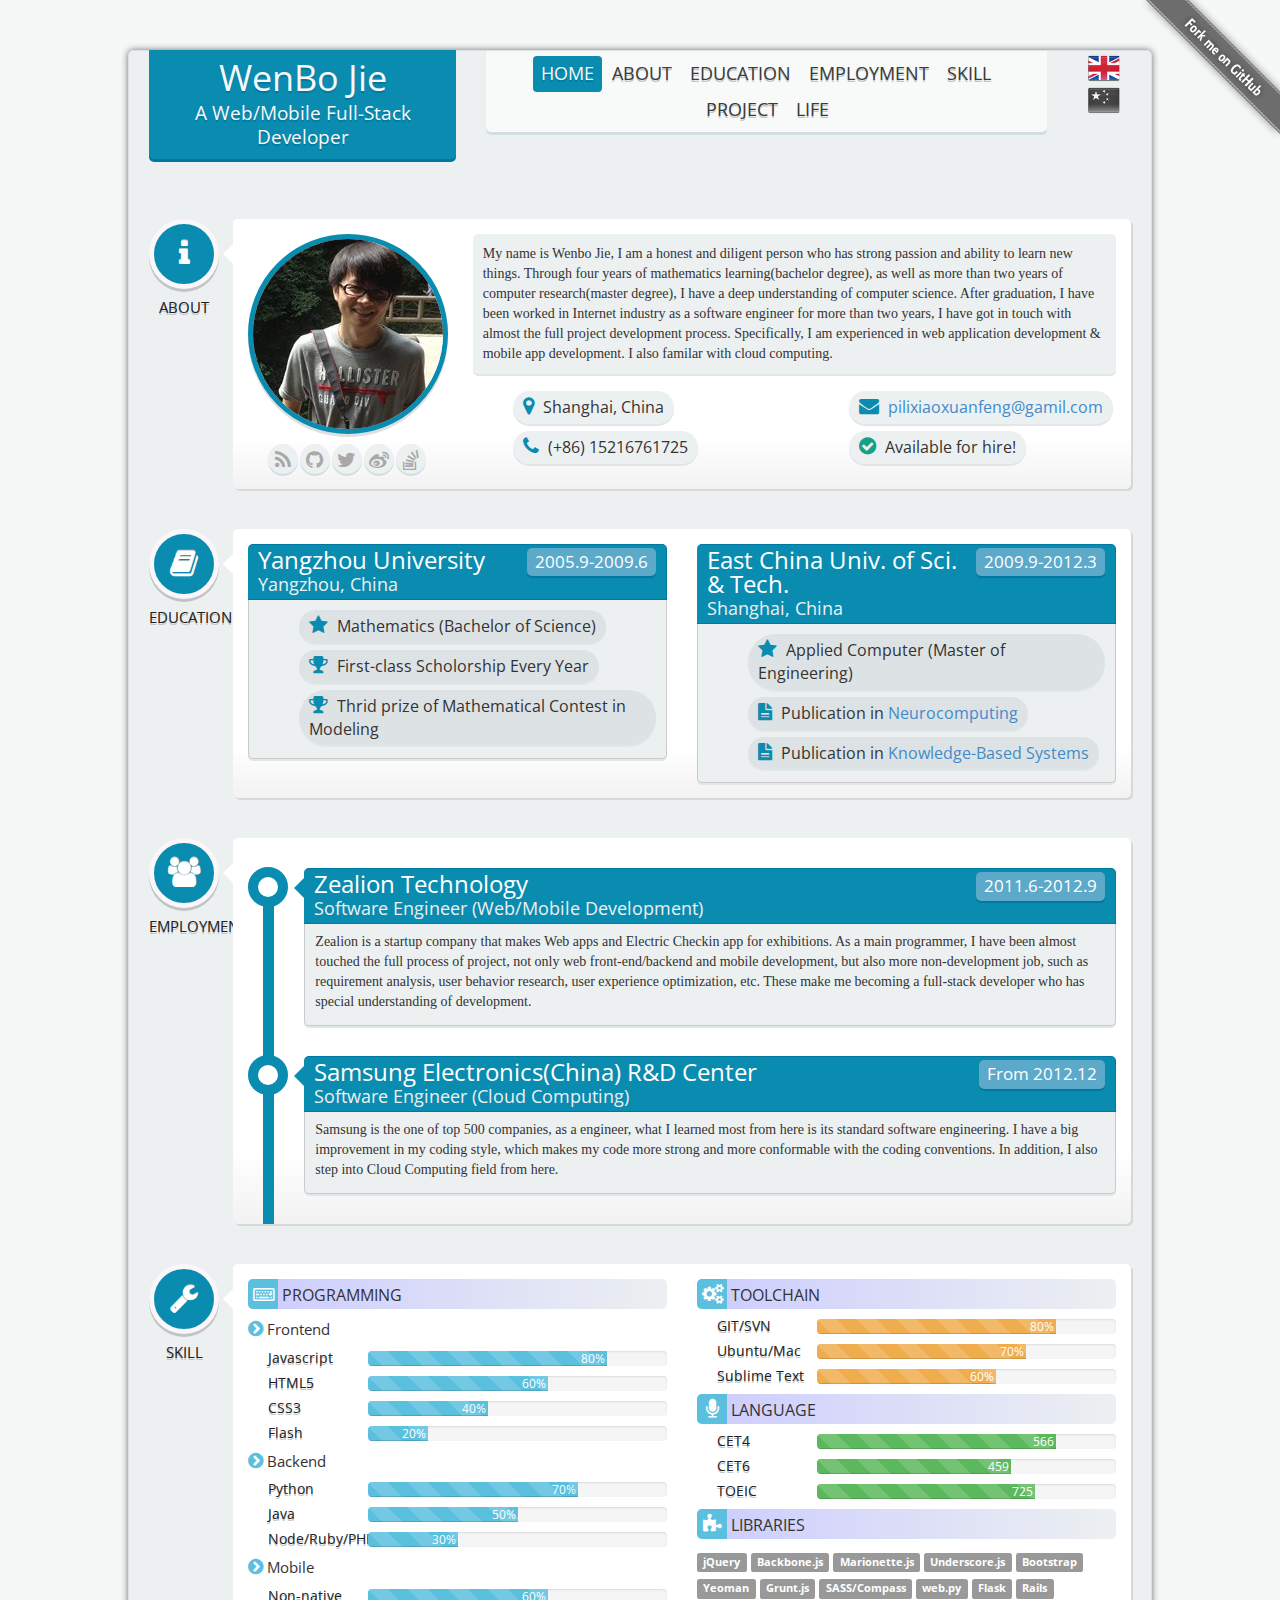
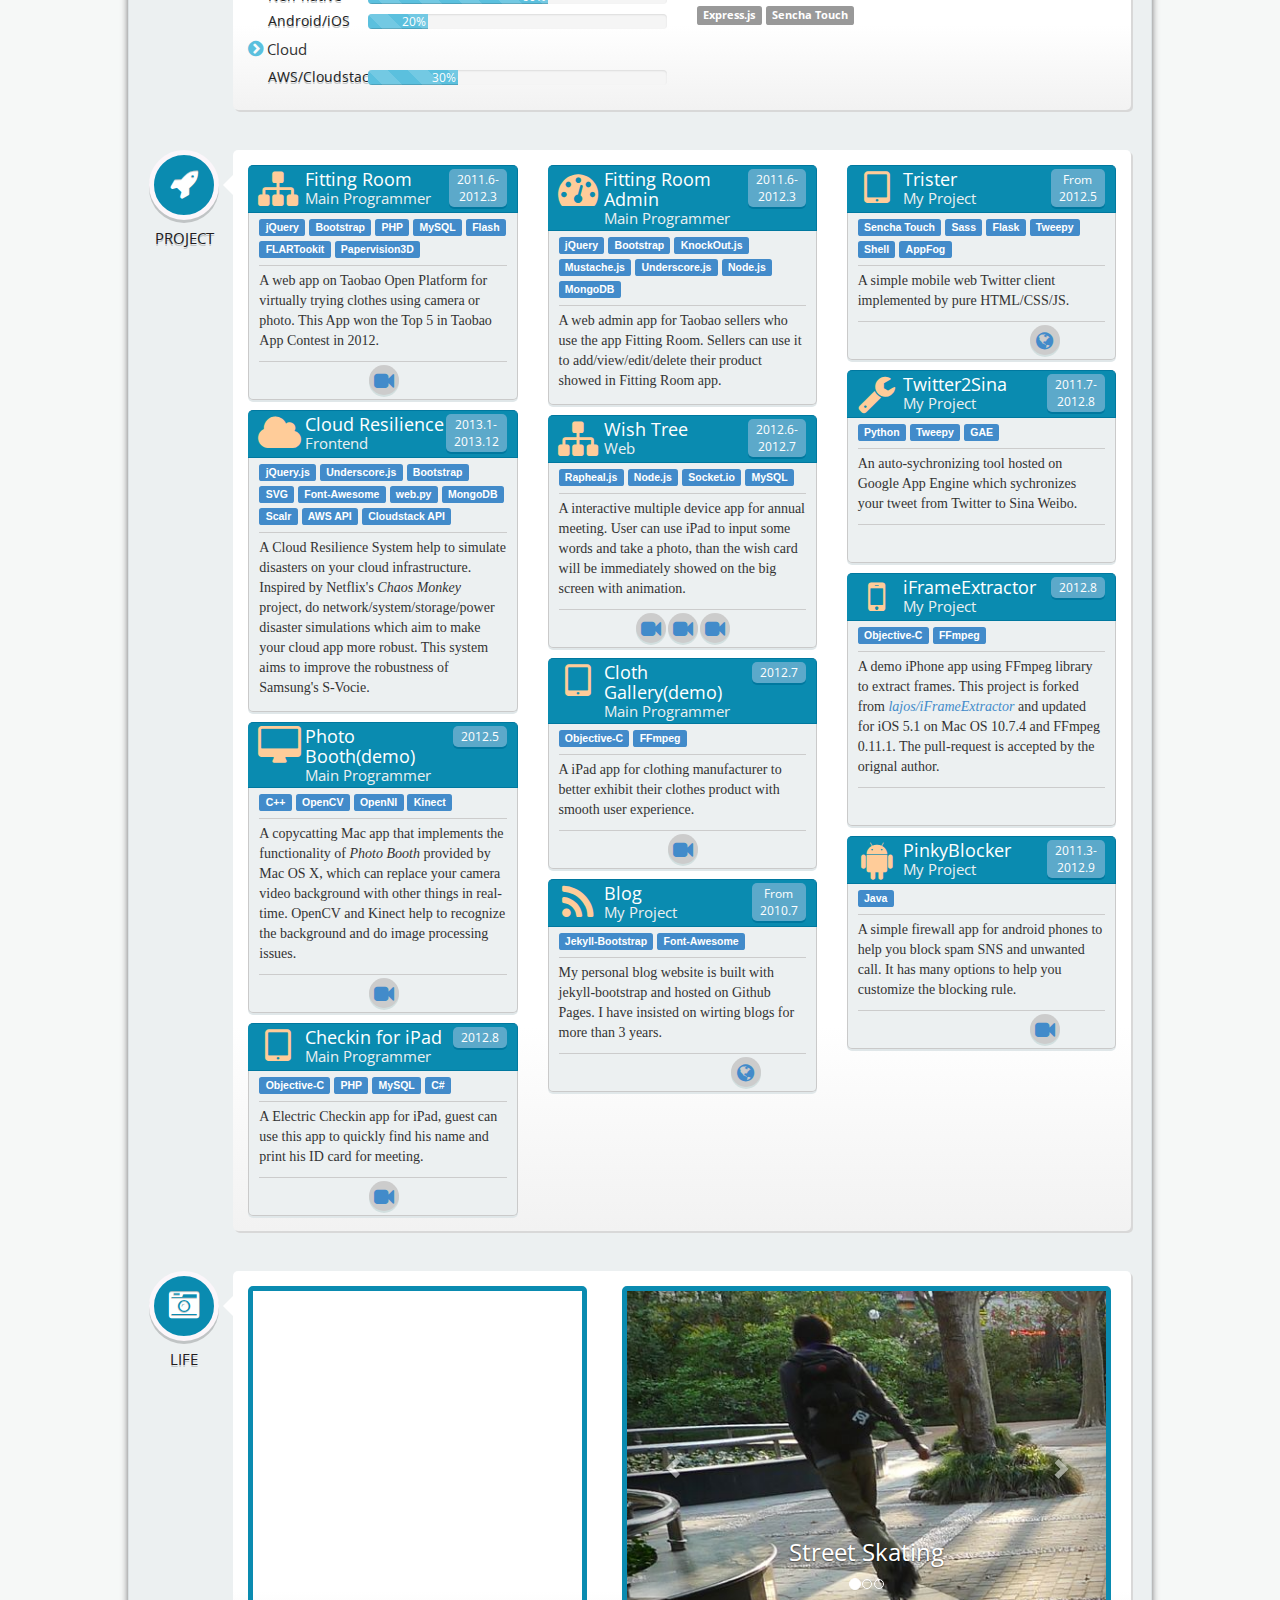
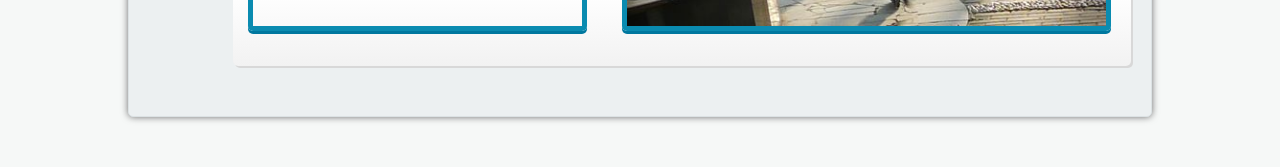
<file: index.html>
<!DOCTYPE html><!--[if lt IE 7]>      <html class="no-js lt-ie9 lt-ie8 lt-ie7"> <![endif]--><!--[if IE 7]>         <html class="no-js lt-ie9 lt-ie8"> <![endif]--><!--[if IE 8]>         <html class="no-js lt-ie9"> <![endif]--><!--[if gt IE 8]><!--><html class=no-js><!--<![endif]--><head><meta charset=utf-8><meta http-equiv=X-UA-Compatible content="IE=edge"><title>Wenbo Jie's Resume</title><meta name=description content="resume web mobile fullstack developer cloud"><meta name=viewport content="width=device-width"><!-- Place favicon.ico and apple-touch-icon.png in the root directory --><link rel=stylesheet href=styles/966b5898.main.css><script src=bower_components/modernizr/modernizr.js></script><script src="http://maps.google.com/maps/api/js?sensor=true"></script><!-- <script src="http://192.168.3.101:8080/target/target-script-min.js#anonymous"></script> --><body data-spy=scroll data-target=.nav-menu data-offset=60><!--[if lt IE 10]>
      <p class="browsehappy">You are using an <strong>outdated</strong> browser. Please <a href="http://browsehappy.com/">upgrade your browser</a> to improve your experience.</p>
    <![endif]--><a class=github-fork target=_blank href=https://github.com/PinkyJie/resume><img src=images/72d2bb59.forkme_right_gray_6d6d6d.png alt="Fork me on GitHub"></a><div class=container><div class=resume-wrapper><div class=resume><section id=home><div class=cv-title><div class=row><div class=col-md-4><div class=head-title><h1>WenBo Jie</h1><h3>A Web/Mobile Full-Stack Developer</h3></div></div><div class=col-md-7><div class=nav-menu><ul class="nav nav-pills normal"><li class=active><a href=#home>HOME</a></li><li><a href=#about>ABOUT</a></li><li><a href=#education>EDUCATION</a></li><li><a href=#employment>EMPLOYMENT</a></li><li><a href=#skill>SKILL</a></li><li><a href=#project>PROJECT</a></li><li><a href=#life>LIFE</a></li></ul><select class="nav nav-pills dropdown form-control"><option value=#home>HOME<option value=#about>ABOUT<option value=#education>EDUCATION<option value=#employment>EMPLOYMENT<option value=#skill>SKILL<option value=#project>PROJECT<option value=#life>LIFE</select></div></div><div class=col-md-1><div class=lang-icons><ul><li><img src=images/224f136d.en.png></li><li class=inactive><a title=中文版 href=cn.html><img class=gray-img src=images/a2c0d5ff.cn.png></a></li></ul></div></div></div></div></section><section id=about><div class=row><div class=col-md-1><div class=section-title><div class=section-icon><i class="fa fa-info"></i></div><div class=title><h4>ABOUT</h4></div></div></div><div class=col-md-11><div class=box-wrapper><div class=row><div class=col-md-3><div class=avatar><img src=images/cbf46594.avatar.jpg alt=avatar></div><div class=social-icons><ul><li><a title=Blog target=_blank class="fa fa-rss" href=http://pinkyjie.com></a></li><li><a title=Github target=_blank class="fa fa-github" href=https://github.com/PinkyJie></a></li><li><a title=Twitter target=_blank class="fa fa-twitter" href=https://twitter.com/PinkyJie></a></li><li><a title=Weibo target=_blank class="fa fa-weibo" href=http://weibo.com/pinkyway></a></li><li><a title=StackOverflow target=_blank class="fa fa-stack-overflow" href=https://stackoverflow.com/users/689948/pinkyjie></a></li></ul></div></div><div class=col-md-9><div class="desc text-wrapper"><p>My name is Wenbo Jie, I am a honest and diligent person who has strong passion and ability to learn new things. Through four years of mathematics learning(bachelor degree), as well as more than two years of computer research(master degree), I have a deep understanding of computer science. After graduation, I have been worked in Internet industry as a software engineer for more than two years, I have got in touch with almost the full project development process. Specifically, I am experienced in web application development &amp; mobile app development. I also familar with cloud computing.</p></div><div class=row><div class=col-md-6><ul class=round-rows><li><div class=round-row><i class="fa fa-map-marker"></i> <span>Shanghai, China</span></div></li><li><div class=round-row><i class="fa fa-phone"></i> <span>(+86) 15216761725</span></div></li></ul></div><div class=col-md-6><ul class=round-rows><li><div class=round-row><i class="fa fa-envelope"></i> <a href=mailto:pilixiaoxuanfeng@gmail.com><span>pilixiaoxuanfeng@gamil.com</span></a></div></li><li><div class=round-row><i class="fa fa-check-circle"></i> <span>Available for hire!</span></div></li></ul></div></div></div></div></div></div></div></section><section id=education><div class=row><div class=col-md-1><div class=section-title><div class=section-icon><i class="fa fa-book"></i></div><div class=title><h4>EDUCATION</h4></div></div></div><div class=col-md-11><div class="box-wrapper edu-box"><div class=row><div class=col-md-6><div class=edu-wrapper><div class=head><div class=date-range>2005.9-2009.6</div><h3>Yangzhou University</h3><h4>Yangzhou, China</h4></div><div class=body><ul class=round-rows><li class=round-row><i class="fa fa-star"></i> <span>Mathematics (Bachelor of Science)</span></li><li class=round-row><i class="fa fa-trophy"></i> <span>First-class Scholorship Every Year</span></li><li class=round-row><i class="fa fa-trophy"></i> <span>Thrid prize of Mathematical Contest in Modeling</span></li></ul></div></div></div><div class=col-md-6><div class=edu-wrapper><div class=head><div class=date-range>2009.9-2012.3</div><h3>East China Univ. of Sci. &amp; Tech.</h3><h4>Shanghai, China</h4></div><div class=body><ul class=round-rows><li class=round-row><i class="fa fa-star"></i> <span>Applied Computer (Master of Engineering)</span></li><li class=round-row><i class="fa fa-file-text"></i> <span>Publication in <a href="http://dl.acm.org/citation.cfm?id=2514403" target=_blank>Neurocomputing</a></span></li><li class=round-row><i class="fa fa-file-text"></i> <span>Publication in <a href="http://dl.acm.org/citation.cfm?id=2401511" target=_blank>Knowledge-Based Systems</a></span></li></ul></div></div></div></div></div></div></div></section><section id=employment><div class=row><div class=col-md-1><div class=section-title><div class=section-icon><i class="fa fa-users"></i></div><div class=title><h4>EMPLOYMENT</h4></div></div></div><div class=col-md-11><div class="box-wrapper emp-box"><div class="row timeline-wrapper"><div class=col-md-12><div class=emp-item><div class=emp-wrapper><div class=head><div class=date-range>2011.6-2012.9</div><h3>Zealion Technology</h3><h4>Software Engineer (Web/Mobile Development)</h4></div><div class=body><p>Zealion is a startup company that makes Web apps and Electric Checkin app for exhibitions. As a main programmer, I have been almost touched the full process of project, not only web front-end/backend and mobile development, but also more non-development job, such as requirement analysis, user behavior research, user experience optimization, etc. These make me becoming a full-stack developer who has special understanding of development.</p></div></div></div><div class=emp-item><div class=emp-wrapper><div class=head><div class=date-range>From 2012.12</div><h3>Samsung Electronics(China) R&amp;D Center</h3><h4>Software Engineer (Cloud Computing)</h4></div><div class=body><p>Samsung is the one of top 500 companies, as a engineer, what I learned most from here is its standard software engineering. I have a big improvement in my coding style, which makes my code more strong and more conformable with the coding conventions. In addition, I also step into Cloud Computing field from here.</p></div></div></div></div></div></div></div></div></section><section id=skill><div class=row><div class=col-md-1><div class=section-title><div class=section-icon><i class="fa fa-wrench"></i></div><div class=title><h4>SKILL</h4></div></div></div><div class=col-md-11><div class=box-wrapper><div class=row><div class=col-md-6><div class=pro-skills><div class=cat-title><i class="fa fa-keyboard-o"></i> <span>PROGRAMMING</span></div><div class=skill-body><div class=sub-body><div class=sub-cat-title><i class="fa fa-chevron-circle-right"></i> <span>Frontend</span></div><ul><li><span>Javascript</span><div class="progress progress-striped"><div class="progress-bar progress-bar-info" role=progressbar aria-valuenow=80 aria-valuemin=0 aria-valuemax=100 style="width: 80%"><span>80%</span></div></div></li><li><span>HTML5</span><div class="progress progress-striped"><div class="progress-bar progress-bar-info" role=progressbar aria-valuenow=60 aria-valuemin=0 aria-valuemax=100 style="width: 60%"><span>60%</span></div></div></li><li><span>CSS3</span><div class="progress progress-striped"><div class="progress-bar progress-bar-info" role=progressbar aria-valuenow=40 aria-valuemin=0 aria-valuemax=100 style="width: 40%"><span>40%</span></div></div></li><li><span>Flash</span><div class="progress progress-striped"><div class="progress-bar progress-bar-info" role=progressbar aria-valuenow=20 aria-valuemin=0 aria-valuemax=100 style="width: 20%"><span>20%</span></div></div></li></ul></div><div class=sub-body><div class=sub-cat-title><i class="fa fa-chevron-circle-right"></i> <span>Backend</span></div><ul><li><span>Python</span><div class="progress progress-striped"><div class="progress-bar progress-bar-info" role=progressbar aria-valuenow=70 aria-valuemin=0 aria-valuemax=100 style="width: 70%"><span>70%</span></div></div></li><li><span>Java</span><div class="progress progress-striped"><div class="progress-bar progress-bar-info" role=progressbar aria-valuenow=50 aria-valuemin=0 aria-valuemax=100 style="width: 50%"><span>50%</span></div></div></li><li><span>Node/Ruby/PHP</span><div class="progress progress-striped"><div class="progress-bar progress-bar-info" role=progressbar aria-valuenow=30 aria-valuemin=0 aria-valuemax=100 style="width: 30%"><span>30%</span></div></div></li></ul></div><div class=sub-body><div class=sub-cat-title><i class="fa fa-chevron-circle-right"></i> <span>Mobile</span></div><ul><li><span>Non-native</span><div class="progress progress-striped"><div class="progress-bar progress-bar-info" role=progressbar aria-valuenow=60 aria-valuemin=0 aria-valuemax=100 style="width: 60%"><span>60%</span></div></div></li><li><span>Android/iOS</span><div class="progress progress-striped"><div class="progress-bar progress-bar-info" role=progressbar aria-valuenow=20 aria-valuemin=0 aria-valuemax=100 style="width: 20%"><span>20%</span></div></div></li></ul></div><div class=sub-body><div class=sub-cat-title><i class="fa fa-chevron-circle-right"></i> <span>Cloud</span></div><ul><li><span>AWS/Cloudstack</span><div class="progress progress-striped"><div class="progress-bar progress-bar-info" role=progressbar aria-valuenow=30 aria-valuemin=0 aria-valuemax=100 style="width: 30%"><span>30%</span></div></div></li></ul></div></div></div></div><div class=col-md-6><div class=non-pro-skills><div class=cat-title><i class="fa fa-cogs"></i> <span>TOOLCHAIN</span></div><div class=skill-body><ul><li><span>GIT/SVN</span><div class="progress progress-striped"><div class="progress-bar progress-bar-warning" role=progressbar aria-valuenow=80 aria-valuemin=0 aria-valuemax=100 style="width: 80%"><span>80%</span></div></div></li><li><span>Ubuntu/Mac</span><div class="progress progress-striped"><div class="progress-bar progress-bar-warning" role=progressbar aria-valuenow=70 aria-valuemin=0 aria-valuemax=100 style="width: 70%"><span>70%</span></div></div></li><li><span>Sublime Text</span><div class="progress progress-striped"><div class="progress-bar progress-bar-warning" role=progressbar aria-valuenow=60 aria-valuemin=0 aria-valuemax=100 style="width: 60%"><span>60%</span></div></div></li></ul></div></div><div class=lang-skills><div class=cat-title><i class="fa fa-microphone"></i> <span>LANGUAGE</span></div><div class=skill-body><ul><li><span>CET4</span><div class="progress progress-striped"><div class="progress-bar progress-bar-success" role=progressbar aria-valuenow=566 aria-valuemin=0 aria-valuemax=710 style="width: 80%"><span>566</span></div></div></li><li><span>CET6</span><div class="progress progress-striped"><div class="progress-bar progress-bar-success" role=progressbar aria-valuenow=459 aria-valuemin=0 aria-valuemax=710 style="width: 65%"><span>459</span></div></div></li><li><span>TOEIC</span><div class="progress progress-striped"><div class="progress-bar progress-bar-success" role=progressbar aria-valuenow=725 aria-valuemin=0 aria-valuemax=990 style="width: 73%"><span>725</span></div></div></li></ul></div></div><div class=lib-skills><div class=cat-title><i class="fa fa-puzzle-piece"></i> <span>LIBRARIES</span></div><div class=skill-body><span class="label label-default">jQuery</span> <span class="label label-default">Backbone.js</span> <span class="label label-default">Marionette.js</span> <span class="label label-default">Underscore.js</span> <span class="label label-default">Bootstrap</span> <span class="label label-default">Yeoman</span> <span class="label label-default">Grunt.js</span> <span class="label label-default">SASS/Compass</span> <span class="label label-default">web.py</span> <span class="label label-default">Flask</span> <span class="label label-default">Rails</span> <span class="label label-default">Express.js</span> <span class="label label-default">Sencha Touch</span></div></div></div></div></div></div></div></section><section id=project><div class=row><div class=col-md-1><div class=section-title><div class=section-icon><i class="fa fa-rocket"></i></div><div class=title><h4>PROJECT</h4></div></div></div><div class=col-md-11><div class=box-wrapper><div class=row><div class=col-md-4><div class=pro-wrapper><div class=head><div class=row><div class=col-md-2><i class="fa fa-sitemap"></i></div><div class=col-md-8><h3>Fitting Room</h3><h4>Main Programmer</h4></div><div class=col-md-2><div class=date-range>2011.6-2012.3</div></div></div></div><div class=body><div class=pro-labels><span class="label label-primary">jQuery</span> <span class="label label-primary">Bootstrap</span> <span class="label label-primary">PHP</span> <span class="label label-primary">MySQL</span> <span class="label label-primary">Flash</span> <span class="label label-primary">FLARTookit</span> <span class="label label-primary">Papervision3D</span></div><p>A web app on Taobao Open Platform for virtually trying clothes using camera or photo. This App won the Top 5 in Taobao App Contest in 2012.</p><div class=pro-icons><ul><li><a title=Youku href=http://v.youku.com/v_show/id_XNjU2NjEyMjYw.html target=_blank><i class="fa fa-video-camera"></i></a></li></ul></div></div></div><div class=pro-wrapper><div class=head><div class=row><div class=col-md-2><i class="fa fa-cloud"></i></div><div class=col-md-8><h3>Cloud Resilience</h3><h4>Frontend</h4></div><div class=col-md-2><div class=date-range>2013.1-2013.12</div></div></div></div><div class=body><div class=pro-labels><span class="label label-primary">jQuery.js</span> <span class="label label-primary">Underscore.js</span> <span class="label label-primary">Bootstrap</span> <span class="label label-primary">SVG</span> <span class="label label-primary">Font-Awesome</span> <span class="label label-primary">web.py</span> <span class="label label-primary">MongoDB</span> <span class="label label-primary">Scalr</span> <span class="label label-primary">AWS API</span> <span class="label label-primary">Cloudstack API</span></div><p>A Cloud Resilience System help to simulate disasters on your cloud infrastructure. Inspired by Netflix's <i>Chaos Monkey</i> project, do network/system/storage/power disaster simulations which aim to make your cloud app more robust. This system aims to improve the robustness of Samsung's S-Vocie.</p></div></div><div class=pro-wrapper><div class=head><div class=row><div class=col-md-2><i class="fa fa-desktop"></i></div><div class=col-md-8><h3>Photo Booth(demo)</h3><h4>Main Programmer</h4></div><div class=col-md-2><div class=date-range>2012.5</div></div></div></div><div class=body><div class=pro-labels><span class="label label-primary">C++</span> <span class="label label-primary">OpenCV</span> <span class="label label-primary">OpenNI</span> <span class="label label-primary">Kinect</span></div><p>A copycatting Mac app that implements the functionality of <i>Photo Booth</i> provided by Mac OS X, which can replace your camera video background with other things in real-time. OpenCV and Kinect help to recognize the background and do image processing issues.</p><div class=pro-icons><ul><li><a title=Youku href=http://v.youku.com/v_show/id_XNDI2ODg5OTA0.html target=_blank><i class="fa fa-video-camera"></i></a></li></ul></div></div></div><div class=pro-wrapper><div class=head><div class=row><div class=col-md-2><i class="fa fa-tablet"></i></div><div class=col-md-8><h3>Checkin for iPad</h3><h4>Main Programmer</h4></div><div class=col-md-2><div class=date-range>2012.8</div></div></div></div><div class=body><div class=pro-labels><span class="label label-primary">Objective-C</span> <span class="label label-primary">PHP</span> <span class="label label-primary">MySQL</span> <span class="label label-primary">C#</span></div><p>A Electric Checkin app for iPad, guest can use this app to quickly find his name and print his ID card for meeting.</p><div class=pro-icons><ul><li><a title=Youku href=http://v.youku.com/v_show/id_XNDMwOTM1NDQ4.html target=_blank><i class="fa fa-video-camera"></i></a></li></ul></div></div></div></div><div class=col-md-4><div class=pro-wrapper><div class=head><div class=row><div class=col-md-2><i class="fa fa-dashboard"></i></div><div class=col-md-8><h3>Fitting Room Admin</h3><h4>Main Programmer</h4></div><div class=col-md-2><div class=date-range>2011.6-2012.3</div></div></div></div><div class=body><div class=pro-labels><span class="label label-primary">jQuery</span> <span class="label label-primary">Bootstrap</span> <span class="label label-primary">KnockOut.js</span> <span class="label label-primary">Mustache.js</span> <span class="label label-primary">Underscore.js</span> <span class="label label-primary">Node.js</span> <span class="label label-primary">MongoDB</span></div><p>A web admin app for Taobao sellers who use the app Fitting Room. Sellers can use it to add/view/edit/delete their product showed in Fitting Room app.</p></div></div><div class=pro-wrapper><div class=head><div class=row><div class=col-md-2><i class="fa fa-sitemap"></i></div><div class=col-md-8><h3>Wish Tree</h3><h4>Web</h4></div><div class=col-md-2><div class=date-range>2012.6-2012.7</div></div></div></div><div class=body><div class=pro-labels><span class="label label-primary">Rapheal.js</span> <span class="label label-primary">Node.js</span> <span class="label label-primary">Socket.io</span> <span class="label label-primary">MySQL</span></div><p>A interactive multiple device app for annual meeting. User can use iPad to input some words and take a photo, than the wish card will be immediately showed on the big screen with animation.</p><div class=pro-icons><ul><li><a title=Youku href=http://v.youku.com/v_show/id_XNDIzNTM4MTg0.html target=_blank><i class="fa fa-video-camera"></i></a></li><li><a title=Youku href=http://v.youku.com/v_show/id_XNDIzMTM3Njky.html target=_blank><i class="fa fa-video-camera"></i></a></li><li><a title=Youku href=http://v.youku.com/v_show/id_XNDIzMTIzNDQ4.html target=_blank><i class="fa fa-video-camera"></i></a></li></ul></div></div></div><div class=pro-wrapper><div class=head><div class=row><div class=col-md-2><i class="fa fa-tablet"></i></div><div class=col-md-8><h3>Cloth Gallery(demo)</h3><h4>Main Programmer</h4></div><div class=col-md-2><div class=date-range>2012.7</div></div></div></div><div class=body><div class=pro-labels><span class="label label-primary">Objective-C</span> <span class="label label-primary">FFmpeg</span></div><p>A iPad app for clothing manufacturer to better exhibit their clothes product with smooth user experience.</p><div class=pro-icons><ul><li><a title=Youku href=http://v.youku.com/v_show/id_XNDI3MDA2ODI0.html target=_blank><i class="fa fa-video-camera"></i></a></li></ul></div></div></div><div class=pro-wrapper><div class=head><div class=row><div class=col-md-2><i class="fa fa-rss"></i></div><div class=col-md-8><h3>Blog</h3><h4>My Project</h4></div><div class=col-md-2><div class=date-range>From 2010.7</div></div></div></div><div class=body><div class=pro-labels><span class="label label-primary">Jekyll-Bootstrap</span> <span class="label label-primary">Font-Awesome</span></div><p>My personal blog website is built with jekyll-bootstrap and hosted on Github Pages. I have insisted on wirting blogs for more than 3 years.</p><div class=pro-icons><div class=github-star><iframe src="http://ghbtns.com/github-btn.html?user=PinkyJie&repo=pinkyjie.github.com&type=watch&count=true&size=large" allowtransparency=true frameborder=0 scrolling=0 width=125 height=30></iframe></div><ul><li><a title=Demo href=http://pinkyjie.com target=_blank><i class="fa fa-globe"></i></a></li></ul></div></div></div></div><div class=col-md-4><div class=pro-wrapper><div class=head><div class=row><div class=col-md-2><i class="fa fa-tablet"></i></div><div class=col-md-8><h3>Trister</h3><h4>My Project</h4></div><div class=col-md-2><div class=date-range>From 2012.5</div></div></div></div><div class=body><div class=pro-labels><span class="label label-primary">Sencha Touch</span> <span class="label label-primary">Sass</span> <span class="label label-primary">Flask</span> <span class="label label-primary">Tweepy</span> <span class="label label-primary">Shell</span> <span class="label label-primary">AppFog</span></div><p>A simple mobile web Twitter client implemented by pure HTML/CSS/JS.</p><div class=pro-icons><div class=github-star><iframe src="http://ghbtns.com/github-btn.html?user=PinkyJie&repo=Trister&type=watch&count=true&size=large" allowtransparency=true frameborder=0 scrolling=0 width=125 height=30></iframe></div><ul><li><a title=Demo href=https://trister.aws.af.cm target=_blank><i class="fa fa-globe"></i></a></li></ul></div></div></div><div class=pro-wrapper><div class=head><div class=row><div class=col-md-2><i class="fa fa-wrench"></i></div><div class=col-md-8><h3>Twitter2Sina</h3><h4>My Project</h4></div><div class=col-md-2><div class=date-range>2011.7-2012.8</div></div></div></div><div class=body><div class=pro-labels><span class="label label-primary">Python</span> <span class="label label-primary">Tweepy</span> <span class="label label-primary">GAE</span></div><p>An auto-sychronizing tool hosted on Google App Engine which sychronizes your tweet from Twitter to Sina Weibo.</p><div class=pro-icons><div class=github-star><iframe src="http://ghbtns.com/github-btn.html?user=PinkyJie&repo=Twitter2Sina&type=watch&count=true&size=large" allowtransparency=true frameborder=0 scrolling=0 width=125 height=30></iframe></div></div></div></div><div class=pro-wrapper><div class=head><div class=row><div class=col-md-2><i class="fa fa-mobile"></i></div><div class=col-md-8><h3>iFrameExtractor</h3><h4>My Project</h4></div><div class=col-md-2><div class=date-range>2012.8</div></div></div></div><div class=body><div class=pro-labels><span class="label label-primary">Objective-C</span> <span class="label label-primary">FFmpeg</span></div><p>A demo iPhone app using FFmpeg library to extract frames. This project is forked from <a href=https://github.com/lajos/iFrameExtractor target=_blank><i>lajos/iFrameExtractor</i></a> and updated for iOS 5.1 on Mac OS 10.7.4 and FFmpeg 0.11.1. The pull-request is accepted by the orignal author.</p><div class=pro-icons><div class=github-star><iframe src="http://ghbtns.com/github-btn.html?user=PinkyJie&repo=iFrameExtractor&type=watch&count=true&size=large" allowtransparency=true frameborder=0 scrolling=0 width=125 height=30></iframe></div></div></div></div><div class=pro-wrapper><div class=head><div class=row><div class=col-md-2><i class="fa fa-android"></i></div><div class=col-md-8><h3>PinkyBlocker</h3><h4>My Project</h4></div><div class=col-md-2><div class=date-range>2011.3-2012.9</div></div></div></div><div class=body><div class=pro-labels><span class="label label-primary">Java</span></div><p>A simple firewall app for android phones to help you block spam SNS and unwanted call. It has many options to help you customize the blocking rule.</p><div class=pro-icons><div class=github-star><iframe src="http://ghbtns.com/github-btn.html?user=PinkyJie&repo=PinkyBlocker&type=watch&count=true&size=large" allowtransparency=true frameborder=0 scrolling=0 width=125 height=30></iframe></div><ul><li><a title=Youku href=http://v.youku.com/v_show/id_XMjU2NzU4MzE2.html target=_blank><i class="fa fa-video-camera"></i></a></li></ul></div></div></div></div></div></div></div></div></section><section id=life><div class=row><div class=col-md-1><div class=section-title><div class=section-icon><i class="fa fa-camera-retro"></i></div><div class=title><h4>LIFE</h4></div></div></div><div class=col-md-11><div class=box-wrapper><div class=row><div class=col-md-5><div class=map-wrapper><div id=map></div></div></div><div class=col-md-7><div class=photo-wrapper><div id=photos class="carousel slide" data-ride=carousel><ol class=carousel-indicators><li data-target=#photos data-slide-to=0 class=active></li><li data-target=#photos data-slide-to=1></li><li data-target=#photos data-slide-to=2></li></ol><div class=carousel-inner><div class="item active"><img src=images/adc724ae.skating.jpg alt=Skating><div class=carousel-caption><h3>Street Skating</h3></div></div><div class=item><img src=images/24174862.archery.jpg alt=Archery><div class=carousel-caption><h3>Archery</h3></div></div><div class=item><img src=images/c7f15ba4.sea.jpg alt=Sea><div class=carousel-caption><h3>Travel in Mauritius</h3></div></div></div><a class="left carousel-control" href=#photos data-slide=prev><span class="glyphicon glyphicon-chevron-left"></span></a> <a class="right carousel-control" href=#photos data-slide=next><span class="glyphicon glyphicon-chevron-right"></span></a></div></div></div></div></div></div></div></section></div></div></div><script src=scripts/ddde713a.vendor.js></script><!-- Google Analytics: change UA-XXXXX-X to be your site's ID. --><script>(function(b,o,i,l,e,r){b.GoogleAnalyticsObject=l;b[l]||(b[l]=
      function(){(b[l].q=b[l].q||[]).push(arguments)});b[l].l=+new Date;
      e=o.createElement(i);r=o.getElementsByTagName(i)[0];
      e.src='//www.google-analytics.com/analytics.js';
      r.parentNode.insertBefore(e,r)}(window,document,'script','ga'));
      ga('create','UA-46767820-1');ga('send','pageview');</script><script src=scripts/cf776614.main.js></script><script src=scripts/20bdd8fe.plugins.js></script>
</file>
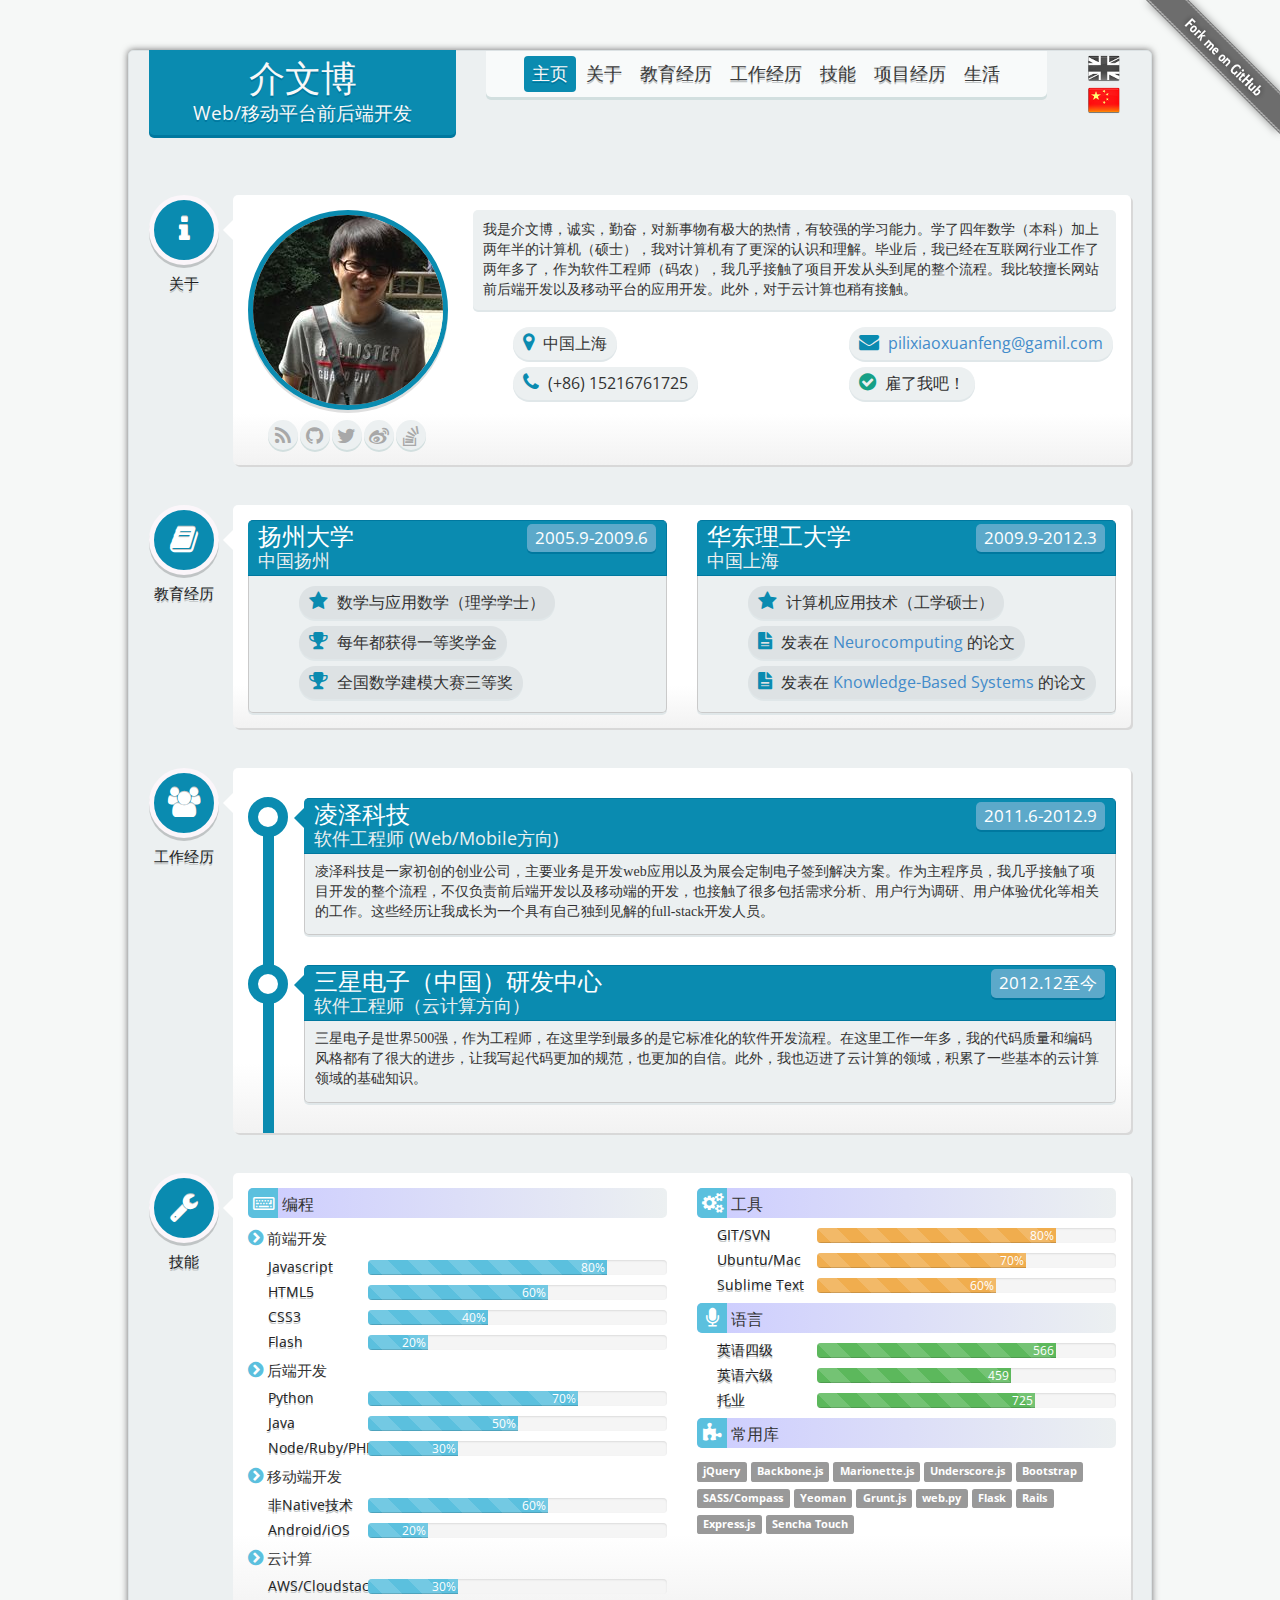
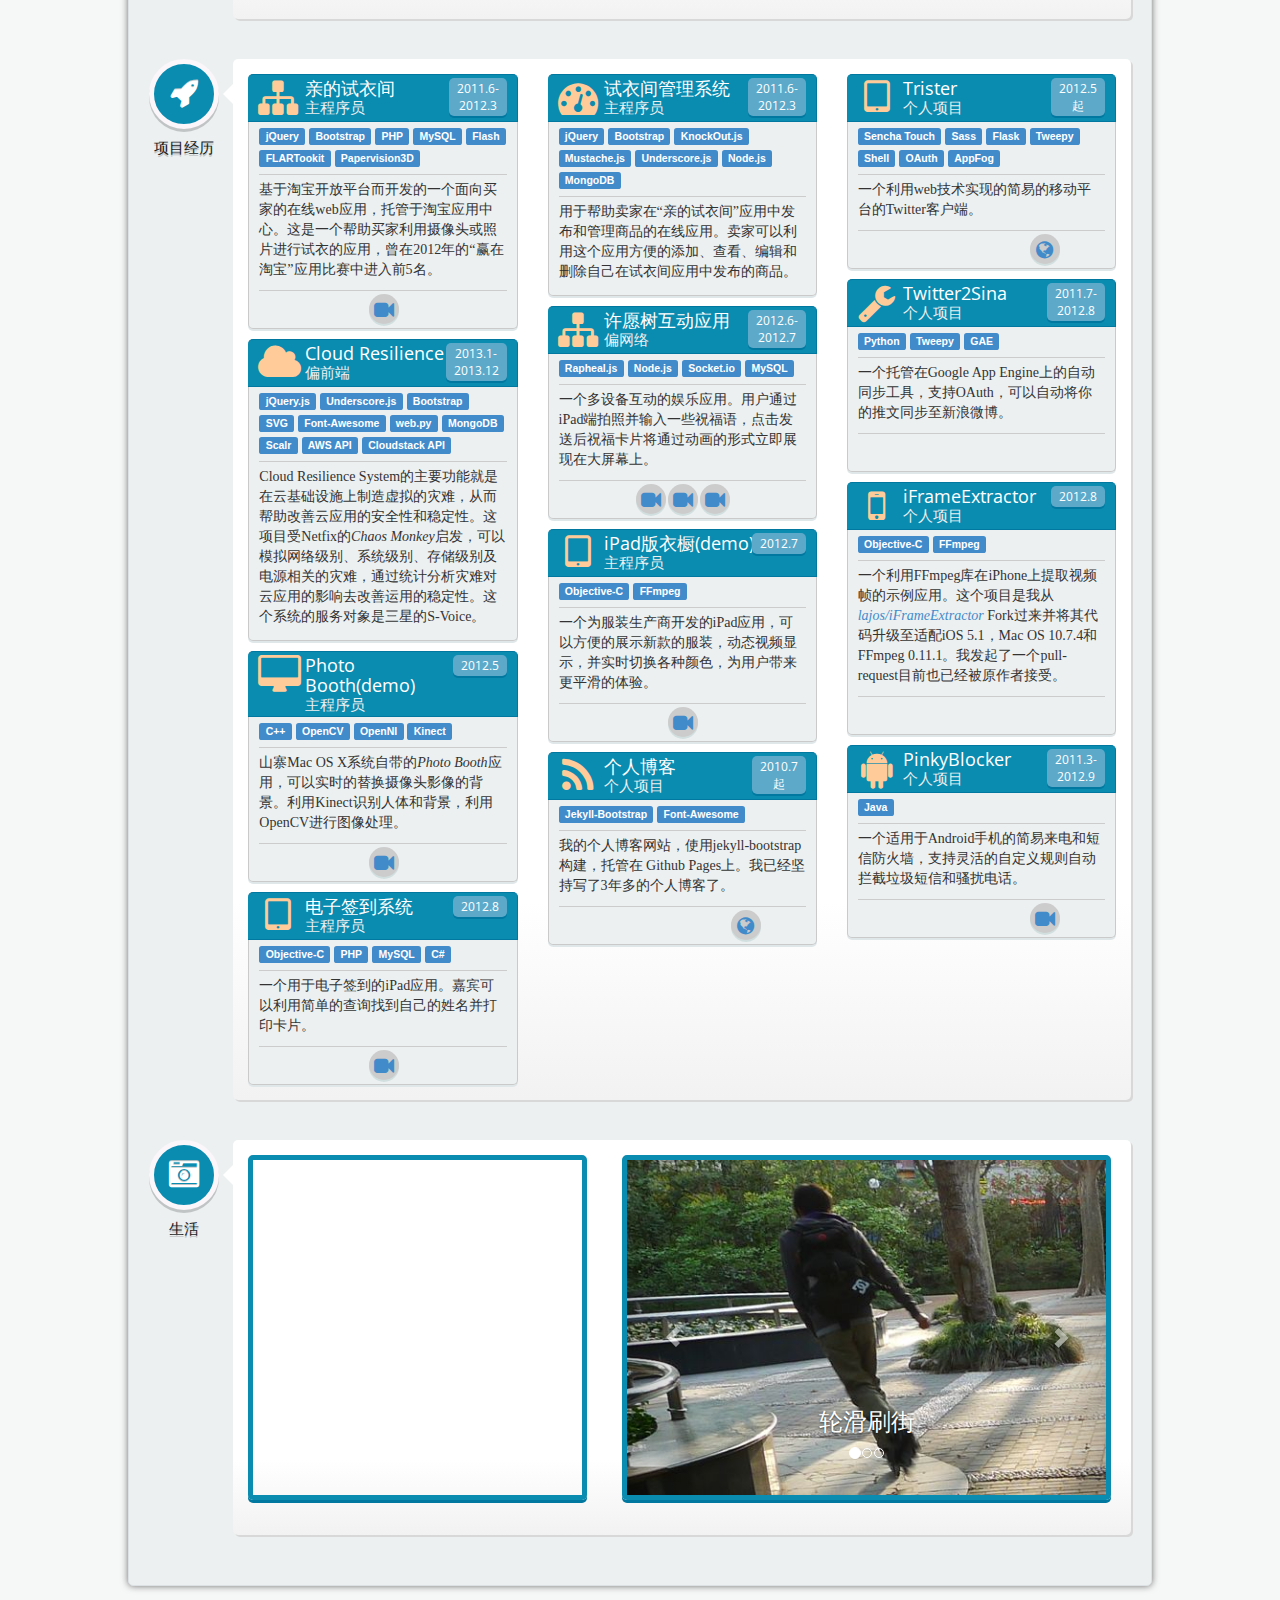
<file: cn.html>
<!DOCTYPE html><!--[if lt IE 7]>      <html class="no-js lt-ie9 lt-ie8 lt-ie7"> <![endif]--><!--[if IE 7]>         <html class="no-js lt-ie9 lt-ie8"> <![endif]--><!--[if IE 8]>         <html class="no-js lt-ie9"> <![endif]--><!--[if gt IE 8]><!--><html class=no-js><!--<![endif]--><head><meta charset=utf-8><meta http-equiv=X-UA-Compatible content="IE=edge"><title>介文博的简历</title><meta name=description content="简历 前端 移动开发 云计算"><meta name=viewport content="width=device-width"><!-- Place favicon.ico and apple-touch-icon.png in the root directory --><link rel=stylesheet href=styles/966b5898.main.css><script src=bower_components/modernizr/modernizr.js></script><script src="http://maps.google.com/maps/api/js?sensor=true"></script><body data-spy=scroll data-target=.nav-menu data-offset=60><!--[if lt IE 10]>
      <p class="browsehappy">You are using an <strong>outdated</strong> browser. Please <a href="http://browsehappy.com/">upgrade your browser</a> to improve your experience.</p>
    <![endif]--><a class=github-fork target=_blank href=https://github.com/PinkyJie/resume><img src=images/72d2bb59.forkme_right_gray_6d6d6d.png alt="Fork me on GitHub"></a><div class=container><div class=resume-wrapper><div class=resume><section id=home><div class=cv-title><div class=row><div class=col-md-4><div class=head-title><h1>介文博</h1><h3>Web/移动平台前后端开发</h3></div></div><div class=col-md-7><div class=nav-menu><ul class="nav nav-pills normal"><li class=active><a href=#home>主页</a></li><li><a href=#about>关于</a></li><li><a href=#education>教育经历</a></li><li><a href=#employment>工作经历</a></li><li><a href=#skill>技能</a></li><li><a href=#project>项目经历</a></li><li><a href=#life>生活</a></li></ul><select class="nav nav-pills dropdown form-control"><option value=#home>主页<option value=#about>关于<option value=#education>教育经历<option value=#employment>工作经历<option value=#skill>技能<option value=#project>项目经历<option value=#life>生活</select></div></div><div class=col-md-1><div class=lang-icons><ul><li clsss=inactive><a href=./ title="English version"><img class=gray-img src=images/224f136d.en.png></a></li><li><img src=images/a2c0d5ff.cn.png></li></ul></div></div></div></div></section><section id=about><div class=row><div class=col-md-1><div class=section-title><div class=section-icon><i class="fa fa-info"></i></div><div class=title><h4>关于</h4></div></div></div><div class=col-md-11><div class=box-wrapper><div class=row><div class=col-md-3><div class=avatar><img src=images/cbf46594.avatar.jpg alt=avatar></div><div class=social-icons><ul><li><a title=博客 target=_blank class="fa fa-rss" href=http://pinkyjie.com></a></li><li><a title=Github target=_blank class="fa fa-github" href=https://github.com/PinkyJie></a></li><li><a title=Twitter target=_blank class="fa fa-twitter" href=https://twitter.com/PinkyJie></a></li><li><a title=微博 target=_blank class="fa fa-weibo" href=http://weibo.com/pinkyway></a></li><li><a title=StackOverflow target=_blank class="fa fa-stack-overflow" href=https://stackoverflow.com/users/689948/pinkyjie></a></li></ul></div></div><div class=col-md-9><div class="desc text-wrapper"><p>我是介文博，诚实，勤奋，对新事物有极大的热情，有较强的学习能力。学了四年数学（本科）加上两年半的计算机（硕士），我对计算机有了更深的认识和理解。毕业后，我已经在互联网行业工作了两年多了，作为软件工程师（码农），我几乎接触了项目开发从头到尾的整个流程。我比较擅长网站前后端开发以及移动平台的应用开发。此外，对于云计算也稍有接触。</p></div><div class=row><div class=col-md-6><ul class=round-rows><li><div class=round-row><i class="fa fa-map-marker"></i> <span>中国上海</span></div></li><li><div class=round-row><i class="fa fa-phone"></i> <span>(+86) 15216761725</span></div></li></ul></div><div class=col-md-6><ul class=round-rows><li><div class=round-row><i class="fa fa-envelope"></i> <a href=mailto:pilixiaoxuanfeng@gmail.com><span>pilixiaoxuanfeng@gamil.com</span></a></div></li><li><div class=round-row><i class="fa fa-check-circle"></i> <span>雇了我吧！</span></div></li></ul></div></div></div></div></div></div></div></section><section id=education><div class=row><div class=col-md-1><div class=section-title><div class=section-icon><i class="fa fa-book"></i></div><div class=title><h4>教育经历</h4></div></div></div><div class=col-md-11><div class="box-wrapper edu-box"><div class=row><div class=col-md-6><div class=edu-wrapper><div class=head><div class=date-range>2005.9-2009.6</div><h3>扬州大学</h3><h4>中国扬州</h4></div><div class=body><ul class=round-rows><li class=round-row><i class="fa fa-star"></i> <span>数学与应用数学（理学学士）</span></li><li class=round-row><i class="fa fa-trophy"></i> <span>每年都获得一等奖学金</span></li><li class=round-row><i class="fa fa-trophy"></i> <span>全国数学建模大赛三等奖</span></li></ul></div></div></div><div class=col-md-6><div class=edu-wrapper><div class=head><div class=date-range>2009.9-2012.3</div><h3>华东理工大学</h3><h4>中国上海</h4></div><div class=body><ul class=round-rows><li class=round-row><i class="fa fa-star"></i> <span>计算机应用技术（工学硕士）</span></li><li class=round-row><i class="fa fa-file-text"></i> <span>发表在 <a href="http://dl.acm.org/citation.cfm?id=2514403" target=_blank>Neurocomputing</a> 的论文</span></li><li class=round-row><i class="fa fa-file-text"></i> <span>发表在 <a href="http://dl.acm.org/citation.cfm?id=2401511" target=_blank>Knowledge-Based Systems</a> 的论文</span></li></ul></div></div></div></div></div></div></div></section><section id=employment><div class=row><div class=col-md-1><div class=section-title><div class=section-icon><i class="fa fa-users"></i></div><div class=title><h4>工作经历</h4></div></div></div><div class=col-md-11><div class="box-wrapper emp-box"><div class="row timeline-wrapper"><div class=col-md-12><div class=emp-item><div class=emp-wrapper><div class=head><div class=date-range>2011.6-2012.9</div><h3>凌泽科技</h3><h4>软件工程师 (Web/Mobile方向)</h4></div><div class=body><p>凌泽科技是一家初创的创业公司，主要业务是开发web应用以及为展会定制电子签到解决方案。作为主程序员，我几乎接触了项目开发的整个流程，不仅负责前后端开发以及移动端的开发，也接触了很多包括需求分析、用户行为调研、用户体验优化等相关的工作。这些经历让我成长为一个具有自己独到见解的full-stack开发人员。</p></div></div></div><div class=emp-item><div class=emp-wrapper><div class=head><div class=date-range>2012.12至今</div><h3>三星电子（中国）研发中心</h3><h4>软件工程师（云计算方向）</h4></div><div class=body><p>三星电子是世界500强，作为工程师，在这里学到最多的是它标准化的软件开发流程。在这里工作一年多，我的代码质量和编码风格都有了很大的进步，让我写起代码更加的规范，也更加的自信。此外，我也迈进了云计算的领域，积累了一些基本的云计算领域的基础知识。</p></div></div></div></div></div></div></div></div></section><section id=skill><div class=row><div class=col-md-1><div class=section-title><div class=section-icon><i class="fa fa-wrench"></i></div><div class=title><h4>技能</h4></div></div></div><div class=col-md-11><div class=box-wrapper><div class=row><div class=col-md-6><div class=pro-skills><div class=cat-title><i class="fa fa-keyboard-o"></i> <span>编程</span></div><div class=skill-body><div class=sub-body><div class=sub-cat-title><i class="fa fa-chevron-circle-right"></i> <span>前端开发</span></div><ul><li><span>Javascript</span><div class="progress progress-striped"><div class="progress-bar progress-bar-info" role=progressbar aria-valuenow=80 aria-valuemin=0 aria-valuemax=100 style="width: 80%"><span>80%</span></div></div></li><li><span>HTML5</span><div class="progress progress-striped"><div class="progress-bar progress-bar-info" role=progressbar aria-valuenow=60 aria-valuemin=0 aria-valuemax=100 style="width: 60%"><span>60%</span></div></div></li><li><span>CSS3</span><div class="progress progress-striped"><div class="progress-bar progress-bar-info" role=progressbar aria-valuenow=40 aria-valuemin=0 aria-valuemax=100 style="width: 40%"><span>40%</span></div></div></li><li><span>Flash</span><div class="progress progress-striped"><div class="progress-bar progress-bar-info" role=progressbar aria-valuenow=20 aria-valuemin=0 aria-valuemax=100 style="width: 20%"><span>20%</span></div></div></li></ul></div><div class=sub-body><div class=sub-cat-title><i class="fa fa-chevron-circle-right"></i> <span>后端开发</span></div><ul><li><span>Python</span><div class="progress progress-striped"><div class="progress-bar progress-bar-info" role=progressbar aria-valuenow=70 aria-valuemin=0 aria-valuemax=100 style="width: 70%"><span>70%</span></div></div></li><li><span>Java</span><div class="progress progress-striped"><div class="progress-bar progress-bar-info" role=progressbar aria-valuenow=50 aria-valuemin=0 aria-valuemax=100 style="width: 50%"><span>50%</span></div></div></li><li><span>Node/Ruby/PHP</span><div class="progress progress-striped"><div class="progress-bar progress-bar-info" role=progressbar aria-valuenow=30 aria-valuemin=0 aria-valuemax=100 style="width: 30%"><span>30%</span></div></div></li></ul></div><div class=sub-body><div class=sub-cat-title><i class="fa fa-chevron-circle-right"></i> <span>移动端开发</span></div><ul><li><span>非Native技术</span><div class="progress progress-striped"><div class="progress-bar progress-bar-info" role=progressbar aria-valuenow=60 aria-valuemin=0 aria-valuemax=100 style="width: 60%"><span>60%</span></div></div></li><li><span>Android/iOS</span><div class="progress progress-striped"><div class="progress-bar progress-bar-info" role=progressbar aria-valuenow=20 aria-valuemin=0 aria-valuemax=100 style="width: 20%"><span>20%</span></div></div></li></ul></div><div class=sub-body><div class=sub-cat-title><i class="fa fa-chevron-circle-right"></i> <span>云计算</span></div><ul><li><span>AWS/Cloudstack</span><div class="progress progress-striped"><div class="progress-bar progress-bar-info" role=progressbar aria-valuenow=30 aria-valuemin=0 aria-valuemax=100 style="width: 30%"><span>30%</span></div></div></li></ul></div></div></div></div><div class=col-md-6><div class=non-pro-skills><div class=cat-title><i class="fa fa-cogs"></i> <span>工具</span></div><div class=skill-body><ul><li><span>GIT/SVN</span><div class="progress progress-striped"><div class="progress-bar progress-bar-warning" role=progressbar aria-valuenow=80 aria-valuemin=0 aria-valuemax=100 style="width: 80%"><span>80%</span></div></div></li><li><span>Ubuntu/Mac</span><div class="progress progress-striped"><div class="progress-bar progress-bar-warning" role=progressbar aria-valuenow=70 aria-valuemin=0 aria-valuemax=100 style="width: 70%"><span>70%</span></div></div></li><li><span>Sublime Text</span><div class="progress progress-striped"><div class="progress-bar progress-bar-warning" role=progressbar aria-valuenow=60 aria-valuemin=0 aria-valuemax=100 style="width: 60%"><span>60%</span></div></div></li></ul></div></div><div class=lang-skills><div class=cat-title><i class="fa fa-microphone"></i> <span>语言</span></div><div class=skill-body><ul><li><span>英语四级</span><div class="progress progress-striped"><div class="progress-bar progress-bar-success" role=progressbar aria-valuenow=566 aria-valuemin=0 aria-valuemax=710 style="width: 80%"><span>566</span></div></div></li><li><span>英语六级</span><div class="progress progress-striped"><div class="progress-bar progress-bar-success" role=progressbar aria-valuenow=459 aria-valuemin=0 aria-valuemax=710 style="width: 65%"><span>459</span></div></div></li><li><span>托业</span><div class="progress progress-striped"><div class="progress-bar progress-bar-success" role=progressbar aria-valuenow=725 aria-valuemin=0 aria-valuemax=990 style="width: 73%"><span>725</span></div></div></li></ul></div></div><div class=lib-skills><div class=cat-title><i class="fa fa-puzzle-piece"></i> <span>常用库</span></div><div class=skill-body><span class="label label-default">jQuery</span> <span class="label label-default">Backbone.js</span> <span class="label label-default">Marionette.js</span> <span class="label label-default">Underscore.js</span> <span class="label label-default">Bootstrap</span> <span class="label label-default">SASS/Compass</span> <span class="label label-default">Yeoman</span> <span class="label label-default">Grunt.js</span> <span class="label label-default">web.py</span> <span class="label label-default">Flask</span> <span class="label label-default">Rails</span> <span class="label label-default">Express.js</span> <span class="label label-default">Sencha Touch</span></div></div></div></div></div></div></div></section><section id=project><div class=row><div class=col-md-1><div class=section-title><div class=section-icon><i class="fa fa-rocket"></i></div><div class=title><h4>项目经历</h4></div></div></div><div class=col-md-11><div class=box-wrapper><div class=row><div class=col-md-4><div class=pro-wrapper><div class=head><div class=row><div class=col-md-2><i class="fa fa-sitemap"></i></div><div class=col-md-8><h3>亲的试衣间</h3><h4>主程序员</h4></div><div class=col-md-2><div class=date-range>2011.6-2012.3</div></div></div></div><div class=body><div class=pro-labels><span class="label label-primary">jQuery</span> <span class="label label-primary">Bootstrap</span> <span class="label label-primary">PHP</span> <span class="label label-primary">MySQL</span> <span class="label label-primary">Flash</span> <span class="label label-primary">FLARTookit</span> <span class="label label-primary">Papervision3D</span></div><p>基于淘宝开放平台而开发的一个面向买家的在线web应用，托管于淘宝应用中心。这是一个帮助买家利用摄像头或照片进行试衣的应用，曾在2012年的“赢在淘宝”应用比赛中进入前5名。</p><div class=pro-icons><ul><li><a title=优酷 href=http://v.youku.com/v_show/id_XNjU2NjEyMjYw.html target=_blank><i class="fa fa-video-camera"></i></a></li></ul></div></div></div><div class=pro-wrapper><div class=head><div class=row><div class=col-md-2><i class="fa fa-cloud"></i></div><div class=col-md-8><h3>Cloud Resilience</h3><h4>偏前端</h4></div><div class=col-md-2><div class=date-range>2013.1-2013.12</div></div></div></div><div class=body><div class=pro-labels><span class="label label-primary">jQuery.js</span> <span class="label label-primary">Underscore.js</span> <span class="label label-primary">Bootstrap</span> <span class="label label-primary">SVG</span> <span class="label label-primary">Font-Awesome</span> <span class="label label-primary">web.py</span> <span class="label label-primary">MongoDB</span> <span class="label label-primary">Scalr</span> <span class="label label-primary">AWS API</span> <span class="label label-primary">Cloudstack API</span></div><p>Cloud Resilience System的主要功能就是在云基础设施上制造虚拟的灾难，从而帮助改善云应用的安全性和稳定性。这项目受Netfix的<i>Chaos Monkey</i>启发，可以模拟网络级别、系统级别、存储级别及电源相关的灾难，通过统计分析灾难对云应用的影响去改善运用的稳定性。这个系统的服务对象是三星的S-Voice。</p></div></div><div class=pro-wrapper><div class=head><div class=row><div class=col-md-2><i class="fa fa-desktop"></i></div><div class=col-md-8><h3>Photo Booth(demo)</h3><h4>主程序员</h4></div><div class=col-md-2><div class=date-range>2012.5</div></div></div></div><div class=body><div class=pro-labels><span class="label label-primary">C++</span> <span class="label label-primary">OpenCV</span> <span class="label label-primary">OpenNI</span> <span class="label label-primary">Kinect</span></div><p>山寨Mac OS X系统自带的<i>Photo Booth</i>应用，可以实时的替换摄像头影像的背景。利用Kinect识别人体和背景，利用OpenCV进行图像处理。</p><div class=pro-icons><ul><li><a title=优酷 href=http://v.youku.com/v_show/id_XNDI2ODg5OTA0.html target=_blank><i class="fa fa-video-camera"></i></a></li></ul></div></div></div><div class=pro-wrapper><div class=head><div class=row><div class=col-md-2><i class="fa fa-tablet"></i></div><div class=col-md-8><h3>电子签到系统</h3><h4>主程序员</h4></div><div class=col-md-2><div class=date-range>2012.8</div></div></div></div><div class=body><div class=pro-labels><span class="label label-primary">Objective-C</span> <span class="label label-primary">PHP</span> <span class="label label-primary">MySQL</span> <span class="label label-primary">C#</span></div><p>一个用于电子签到的iPad应用。嘉宾可以利用简单的查询找到自己的姓名并打印卡片。</p><div class=pro-icons><ul><li><a title=优酷 href=http://v.youku.com/v_show/id_XNDMwOTM1NDQ4.html target=_blank><i class="fa fa-video-camera"></i></a></li></ul></div></div></div></div><div class=col-md-4><div class=pro-wrapper><div class=head><div class=row><div class=col-md-2><i class="fa fa-dashboard"></i></div><div class=col-md-8><h3>试衣间管理系统</h3><h4>主程序员</h4></div><div class=col-md-2><div class=date-range>2011.6-2012.3</div></div></div></div><div class=body><div class=pro-labels><span class="label label-primary">jQuery</span> <span class="label label-primary">Bootstrap</span> <span class="label label-primary">KnockOut.js</span> <span class="label label-primary">Mustache.js</span> <span class="label label-primary">Underscore.js</span> <span class="label label-primary">Node.js</span> <span class="label label-primary">MongoDB</span></div><p>用于帮助卖家在“亲的试衣间”应用中发布和管理商品的在线应用。卖家可以利用这个应用方便的添加、查看、编辑和删除自己在试衣间应用中发布的商品。</p></div></div><div class=pro-wrapper><div class=head><div class=row><div class=col-md-2><i class="fa fa-sitemap"></i></div><div class=col-md-8><h3>许愿树互动应用</h3><h4>偏网络</h4></div><div class=col-md-2><div class=date-range>2012.6-2012.7</div></div></div></div><div class=body><div class=pro-labels><span class="label label-primary">Rapheal.js</span> <span class="label label-primary">Node.js</span> <span class="label label-primary">Socket.io</span> <span class="label label-primary">MySQL</span></div><p>一个多设备互动的娱乐应用。用户通过iPad端拍照并输入一些祝福语，点击发送后祝福卡片将通过动画的形式立即展现在大屏幕上。</p><div class=pro-icons><ul><li><a title=优酷 href=http://v.youku.com/v_show/id_XNDIzNTM4MTg0.html target=_blank><i class="fa fa-video-camera"></i></a></li><li><a title=优酷 href=http://v.youku.com/v_show/id_XNDIzMTM3Njky.html target=_blank><i class="fa fa-video-camera"></i></a></li><li><a title=优酷 href=http://v.youku.com/v_show/id_XNDIzMTIzNDQ4.html target=_blank><i class="fa fa-video-camera"></i></a></li></ul></div></div></div><div class=pro-wrapper><div class=head><div class=row><div class=col-md-2><i class="fa fa-tablet"></i></div><div class=col-md-8><h3>iPad版衣橱(demo)</h3><h4>主程序员</h4></div><div class=col-md-2><div class=date-range>2012.7</div></div></div></div><div class=body><div class=pro-labels><span class="label label-primary">Objective-C</span> <span class="label label-primary">FFmpeg</span></div><p>一个为服装生产商开发的iPad应用，可以方便的展示新款的服装，动态视频显示，并实时切换各种颜色，为用户带来更平滑的体验。</p><div class=pro-icons><ul><li><a title=优酷 href=http://v.youku.com/v_show/id_XNDI3MDA2ODI0.html target=_blank><i class="fa fa-video-camera"></i></a></li></ul></div></div></div><div class=pro-wrapper><div class=head><div class=row><div class=col-md-2><i class="fa fa-rss"></i></div><div class=col-md-8><h3>个人博客</h3><h4>个人项目</h4></div><div class=col-md-2><div class=date-range>2010.7起</div></div></div></div><div class=body><div class=pro-labels><span class="label label-primary">Jekyll-Bootstrap</span> <span class="label label-primary">Font-Awesome</span></div><p>我的个人博客网站，使用jekyll-bootstrap构建，托管在 Github Pages上。我已经坚持写了3年多的个人博客了。</p><div class=pro-icons><div class=github-star><iframe src="http://ghbtns.com/github-btn.html?user=PinkyJie&repo=pinkyjie.github.com&type=watch&count=true&size=large" allowtransparency=true frameborder=0 scrolling=0 width=125 height=30></iframe></div><ul><li><a title=Demo href=http://pinkyjie.com target=_blank><i class="fa fa-globe"></i></a></li></ul></div></div></div></div><div class=col-md-4><div class=pro-wrapper><div class=head><div class=row><div class=col-md-2><i class="fa fa-tablet"></i></div><div class=col-md-8><h3>Trister</h3><h4>个人项目</h4></div><div class=col-md-2><div class=date-range>2012.5起</div></div></div></div><div class=body><div class=pro-labels><span class="label label-primary">Sencha Touch</span> <span class="label label-primary">Sass</span> <span class="label label-primary">Flask</span> <span class="label label-primary">Tweepy</span> <span class="label label-primary">Shell</span> <span class="label label-primary">OAuth</span> <span class="label label-primary">AppFog</span></div><p>一个利用web技术实现的简易的移动平台的Twitter客户端。</p><div class=pro-icons><div class=github-star><iframe src="http://ghbtns.com/github-btn.html?user=PinkyJie&repo=Trister&type=watch&count=true&size=large" allowtransparency=true frameborder=0 scrolling=0 width=125 height=30></iframe></div><ul><li><a title=Demo href=https://trister.aws.af.cm target=_blank><i class="fa fa-globe"></i></a></li></ul></div></div></div><div class=pro-wrapper><div class=head><div class=row><div class=col-md-2><i class="fa fa-wrench"></i></div><div class=col-md-8><h3>Twitter2Sina</h3><h4>个人项目</h4></div><div class=col-md-2><div class=date-range>2011.7-2012.8</div></div></div></div><div class=body><div class=pro-labels><span class="label label-primary">Python</span> <span class="label label-primary">Tweepy</span> <span class="label label-primary">GAE</span></div><p>一个托管在Google App Engine上的自动同步工具，支持OAuth，可以自动将你的推文同步至新浪微博。</p><div class=pro-icons><div class=github-star><iframe src="http://ghbtns.com/github-btn.html?user=PinkyJie&repo=Twitter2Sina&type=watch&count=true&size=large" allowtransparency=true frameborder=0 scrolling=0 width=125 height=30></iframe></div></div></div></div><div class=pro-wrapper><div class=head><div class=row><div class=col-md-2><i class="fa fa-mobile"></i></div><div class=col-md-8><h3>iFrameExtractor</h3><h4>个人项目</h4></div><div class=col-md-2><div class=date-range>2012.8</div></div></div></div><div class=body><div class=pro-labels><span class="label label-primary">Objective-C</span> <span class="label label-primary">FFmpeg</span></div><p>一个利用FFmpeg库在iPhone上提取视频帧的示例应用。这个项目是我从 <a href=https://github.com/lajos/iFrameExtractor target=_blank><i>lajos/iFrameExtractor</i></a> Fork过来并将其代码升级至适配iOS 5.1，Mac OS 10.7.4和FFmpeg 0.11.1。我发起了一个pull-request目前也已经被原作者接受。</p><div class=pro-icons><div class=github-star><iframe src="http://ghbtns.com/github-btn.html?user=PinkyJie&repo=iFrameExtractor&type=watch&count=true&size=large" allowtransparency=true frameborder=0 scrolling=0 width=125 height=30></iframe></div></div></div></div><div class=pro-wrapper><div class=head><div class=row><div class=col-md-2><i class="fa fa-android"></i></div><div class=col-md-8><h3>PinkyBlocker</h3><h4>个人项目</h4></div><div class=col-md-2><div class=date-range>2011.3-2012.9</div></div></div></div><div class=body><div class=pro-labels><span class="label label-primary">Java</span></div><p>一个适用于Android手机的简易来电和短信防火墙，支持灵活的自定义规则自动拦截垃圾短信和骚扰电话。</p><div class=pro-icons><div class=github-star><iframe src="http://ghbtns.com/github-btn.html?user=PinkyJie&repo=PinkyBlocker&type=watch&count=true&size=large" allowtransparency=true frameborder=0 scrolling=0 width=125 height=30></iframe></div><ul><li><a title=优酷 href=http://v.youku.com/v_show/id_XMjU2NzU4MzE2.html target=_blank><i class="fa fa-video-camera"></i></a></li></ul></div></div></div></div></div></div></div></div></section><section id=life><div class=row><div class=col-md-1><div class=section-title><div class=section-icon><i class="fa fa-camera-retro"></i></div><div class=title><h4>生活</h4></div></div></div><div class=col-md-11><div class=box-wrapper><div class=row><div class=col-md-5><div class=map-wrapper><div id=map></div></div></div><div class=col-md-7><div class=photo-wrapper><div id=photos class="carousel slide" data-ride=carousel><ol class=carousel-indicators><li data-target=#photos data-slide-to=0 class=active></li><li data-target=#photos data-slide-to=1></li><li data-target=#photos data-slide-to=2></li></ol><div class=carousel-inner><div class="item active"><img src=images/adc724ae.skating.jpg alt=Skating><div class=carousel-caption><h3>轮滑刷街</h3></div></div><div class=item><img src=images/24174862.archery.jpg alt=Archery><div class=carousel-caption><h3>射箭</h3></div></div><div class=item><img src=images/c7f15ba4.sea.jpg alt=Sea><div class=carousel-caption><h3>毛里求斯的旅行</h3></div></div></div><a class="left carousel-control" href=#photos data-slide=prev><span class="glyphicon glyphicon-chevron-left"></span></a> <a class="right carousel-control" href=#photos data-slide=next><span class="glyphicon glyphicon-chevron-right"></span></a></div></div></div></div></div></div></div></section></div></div></div><script src=scripts/ddde713a.vendor.js></script><!-- Google Analytics: change UA-XXXXX-X to be your site's ID. --><script>(function(b,o,i,l,e,r){b.GoogleAnalyticsObject=l;b[l]||(b[l]=
      function(){(b[l].q=b[l].q||[]).push(arguments)});b[l].l=+new Date;
      e=o.createElement(i);r=o.getElementsByTagName(i)[0];
      e.src='//www.google-analytics.com/analytics.js';
      r.parentNode.insertBefore(e,r)}(window,document,'script','ga'));
      ga('create','UA-46767820-1');ga('send','pageview');</script><script src=scripts/cf776614.main.js></script><script src=scripts/20bdd8fe.plugins.js></script>
</file>
